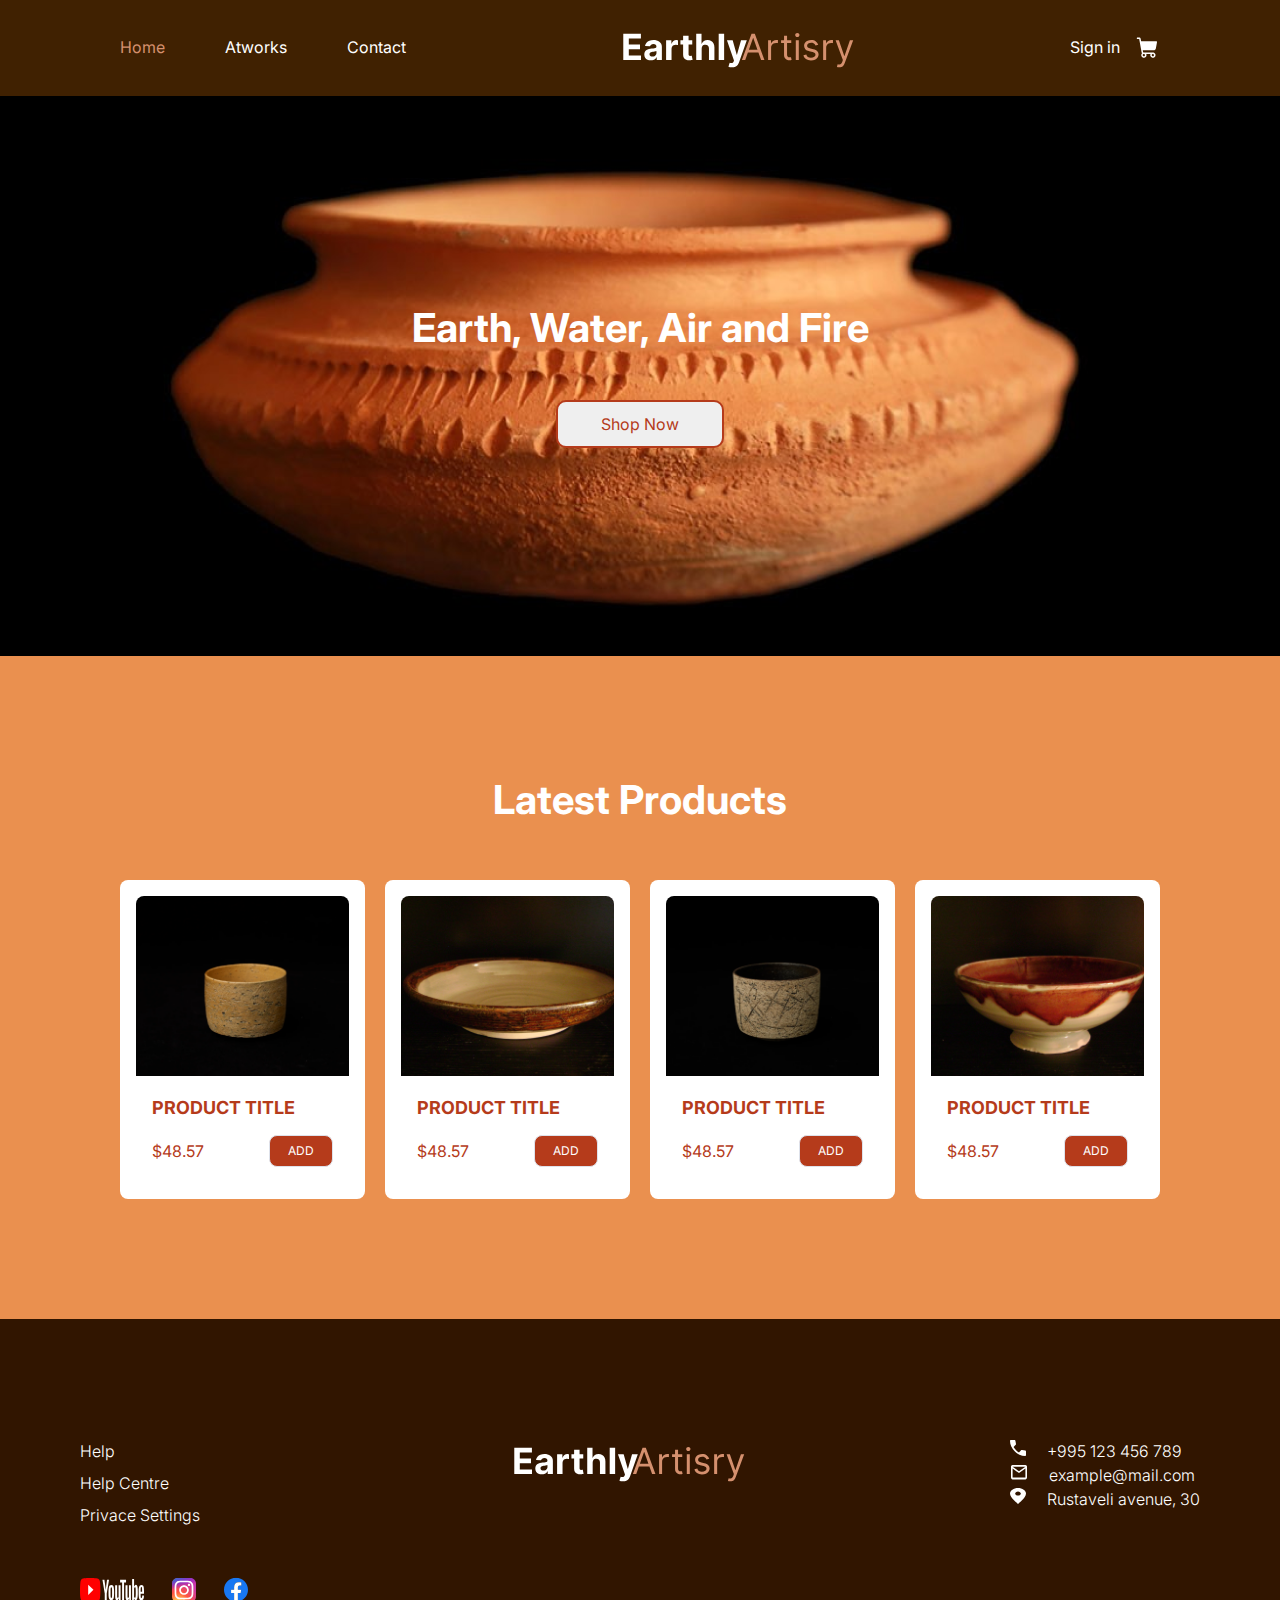
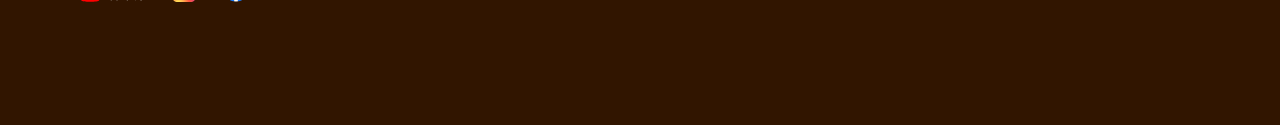
<file: index.html>
<!DOCTYPE html>
<html lang="en">

<head>
    <meta charset="UTF-8">
    <meta name="viewport" content="width=device-width, initial-scale=1.0">
    <link rel="stylesheet" href="./css/reset.css">
    <link rel="stylesheet" href="./css/style.css">
    <link rel="stylesheet" href="./css/laptop.css">
    <link rel="stylesheet" href="./css/tabllet.css">
    <link rel="stylesheet" href="./css/mobile.css">
    <link rel="preconnect" href="https://fonts.googleapis.com">
    <link rel="preconnect" href="https://fonts.gstatic.com" crossorigin>
    <link
        href="https://fonts.googleapis.com/css2?family=Inter:ital,opsz,wght@0,14..32,100..900;1,14..32,100..900&display=swap"
        rel="stylesheet">
    <title>Home</title>
</head>

<body>
    <!-- Conteiner -->
    <div class="conteiner">
        <!-- Header -->
        <header>
            <img src="./imgs/burger.svg" alt="" class="burger">
            <img src="./imgs/x_mark.png" alt="" class="x_mark">
            <nav class="header_nav">
                <ul class="header_ul">
                    <li class="header_li">
                        <a href="./index.html" class="header_a active">Home</a>
                    </li>
                    <li class="header_li">
                        <a href="./atworks.html" class="header_a">Atworks</a>
                    </li>
                    <li class="header_li">
                        <a href="./contact.html" class="header_a">Contact</a>
                    </li>
                </ul>
            </nav>
            <a href="./index.html" class="logo_a">
                <img src="./imgs/logo-header.svg" alt="" class="logo_img">
                <img src="./imgs/miniheaderlogo.svg" alt="" class="mini">
            </a>
            <div class="header_right">
                <a href="" class="signin">Sign in</a>
                <img src="./imgs/back.svg" alt="" class="back">
                <img src="./imgs/cart.svg" alt="" class="addtocart">
            </div>
        </header>

        <!-- Section1 -->
        <section class="home_section_cover">
            <h2 class="home_section_title">
                Earth, Water, Air and Fire
            </h2>
            <button class="home_section_button">
                Shop Now
            </button>
        </section>
        <!-- card Section Home -->
        <section class="section2">
            <h3 class="section2_h3">Latest Products</h3>

            <section class="section2_section">
                <article class="section2_section_article">
                    <img src="./imgs/card1.png" alt="" class="section2_article_images">
                    <section class="section2_section_article_section">
                        <h4 class="section2_section_article_h4">PRODUCT TITLE</h4>
                        <section class="section2_section_article_section_sec">
                            <p class="section2_section_article_p">$48.57</p>
                            <button class="section_article_button">
                                ADD
                            </button>
                        </section>
                    </section>
                </article>
                <article class="section2_section_article">
                    <img src="./imgs/card2.png" alt="" class="section2_article_images">
                    <section class="section2_section_article_section">
                        <h4 class="section2_section_article_h4">PRODUCT TITLE</h4>
                        <section class="section2_section_article_section_sec">
                            <p class="section2_section_article_p">$48.57</p>
                            <button class="section_article_button">
                                ADD
                            </button>
                        </section>
                    </section>
                </article>
                <article class="section2_section_article section2_article3_none">
                    <img src="./imgs/card3.png" alt="" class="section2_article_images">
                    <section class="section2_section_article_section">
                        <h4 class="section2_section_article_h4">PRODUCT TITLE</h4>
                        <section class="section2_section_article_section_sec">
                            <p class="section2_section_article_p">$48.57</p>
                            <button class="section_article_button">
                                ADD
                            </button>
                        </section>
                    </section>
                </article>
                <article class="section2_section_article">
                    <img src="./imgs/card4.png" alt="" class="section2_article_images">
                    <section class="section2_section_article_section">
                        <h4 class="section2_section_article_h4">PRODUCT TITLE</h4>
                        <section class="section2_section_article_section_sec">
                            <p class="section2_section_article_p">$48.57</p>
                            <button class="section_article_button">
                                ADD
                            </button>
                        </section>
                    </section>
                </article>
            </section>
        </section>
        <!-- footer  -->
        <footer class="footer">
            <section>
                <nav>
                    <ul class="footer_nav_ul">
                        <li>
                            <a href="" class="footer_nav_a">Help</a>
                        </li>
                        <li>
                            <a href="" class="footer_nav_a">Help Centre</a>
                        </li>
                        <li>
                            <a href="" class="footer_nav_a">Privace Settings</a>
                        </li>
                        <div class="section_social_media">
                            <a target="_blank" href="https://youtube.com" class="social_media_a">
                                <img src="./imgs/youtube.svg" alt="" class="social_media_img">
                            </a>
                            <a target="_blank" href="https://instagram.com" class="social_media_a">
                                <img src="./imgs/instagram.svg" alt="" class="social_media_img_middle">
                            </a>
                            <a target="_blank" href="https://facebook.com" class="social_media_a">
                                <img src="./imgs/facebook.svg" alt="" class="social_media_img">
                            </a>
                        </div>
                    </ul>
                </nav>
            </section>
            <section>
                <a href="" class="footer_a">
                    <img src="./imgs/logo-header.svg" alt="" class="footer_logo">
                </a>
            </section>
            <section>
                <nav>
                    <ul class="footer_nav_ul_contact">
                        <li>
                            <a href="tel: +995123456789" class="footer_nav_a">
                                <img src="./imgs/call.svg" alt="" class="contactimg">
                                <span class="footer_span">+995 123 456 789</span>
                            </a>
                        </li>
                        <li>
                            <a href="mailto: example@mail.com" class="footer_nav_a">
                                <img src="./imgs/email.svg" alt="" class="contactimg">
                                <span class="footer_span"> example@mail.com </span>
                            </a>
                        </li>
                        <li>
                            <a href="https://maps.app.goo.gl/iGPWMSPWPxaNxQxM6" class="footer_nav_a">
                                <img src="./imgs/adrress.svg" alt="" class="contactimg">
                                <span class="footer_span"> Rustaveli avenue, 30 </span>
                            </a>
                        </li>
                        
                    </ul>
                </nav>
            </section>
        </footer>
    </div>
    <script src="./script.js"></script>
</body>

</html>
</file>
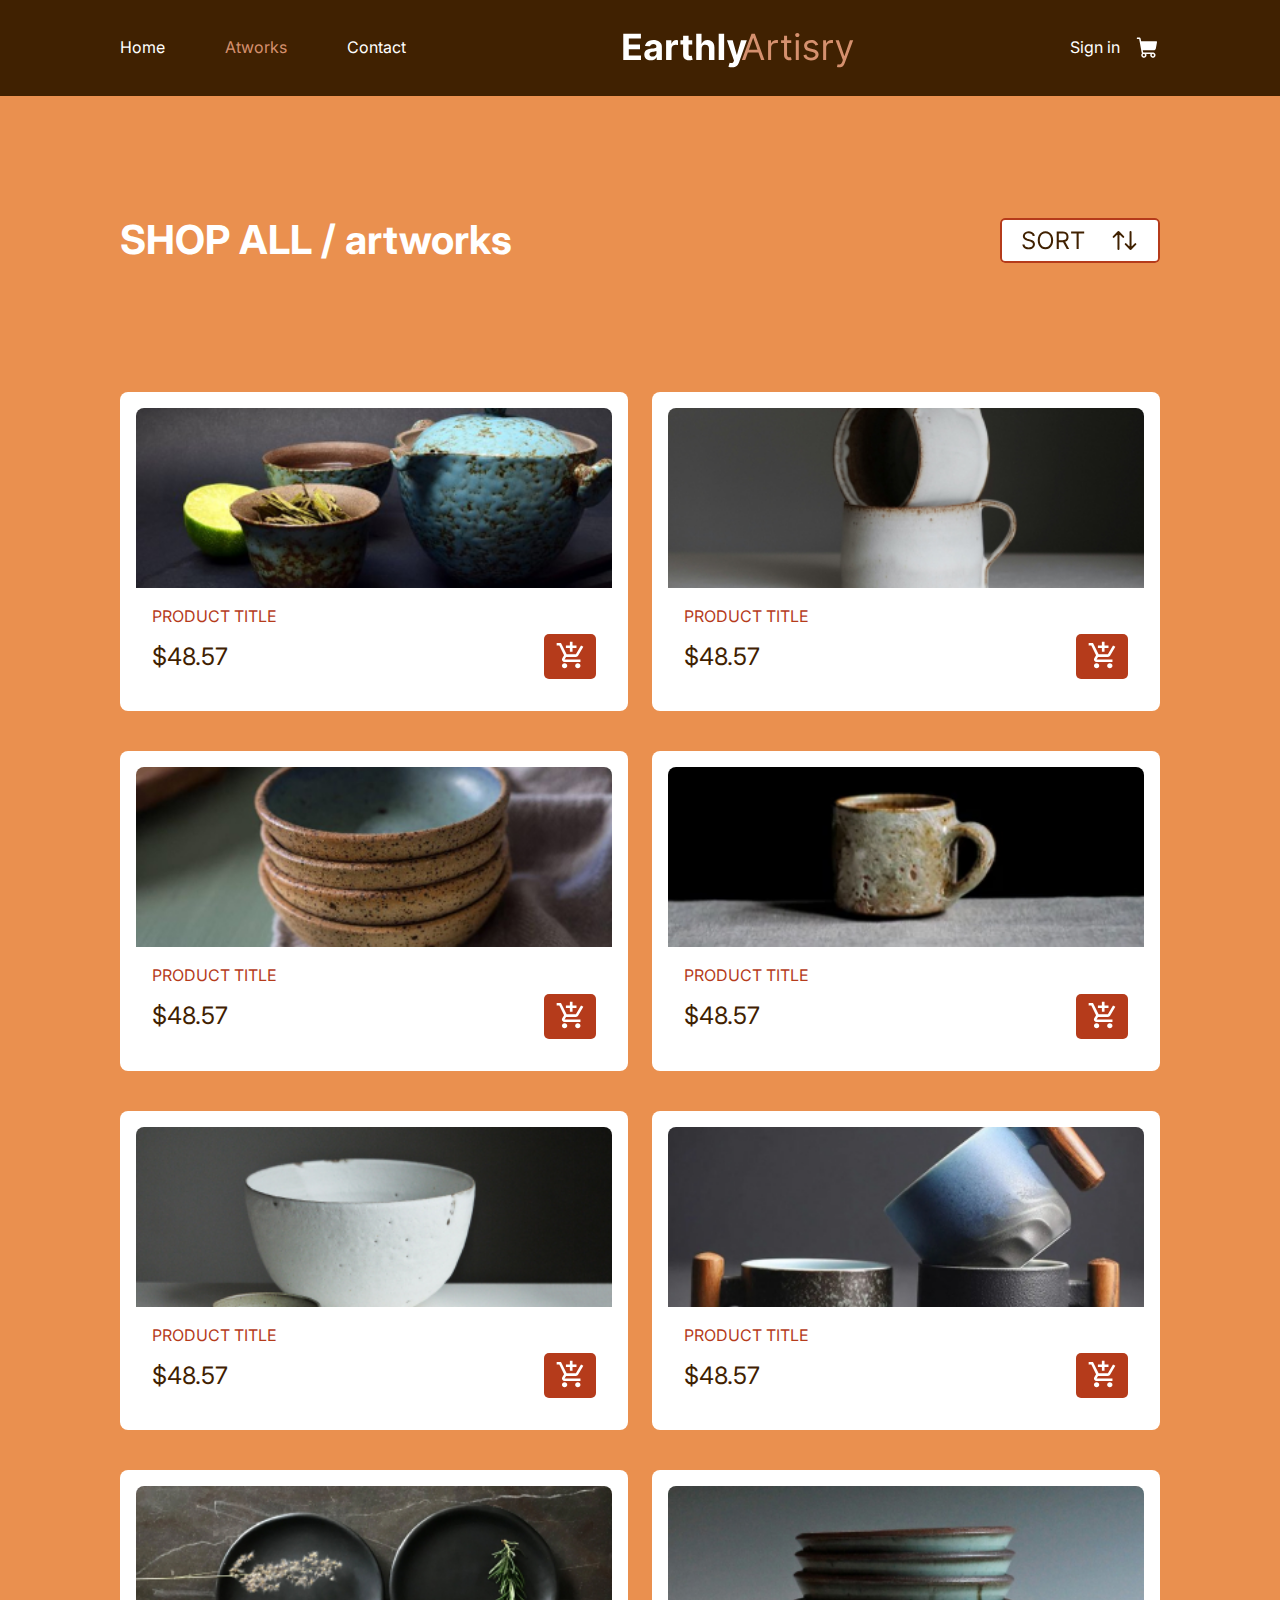
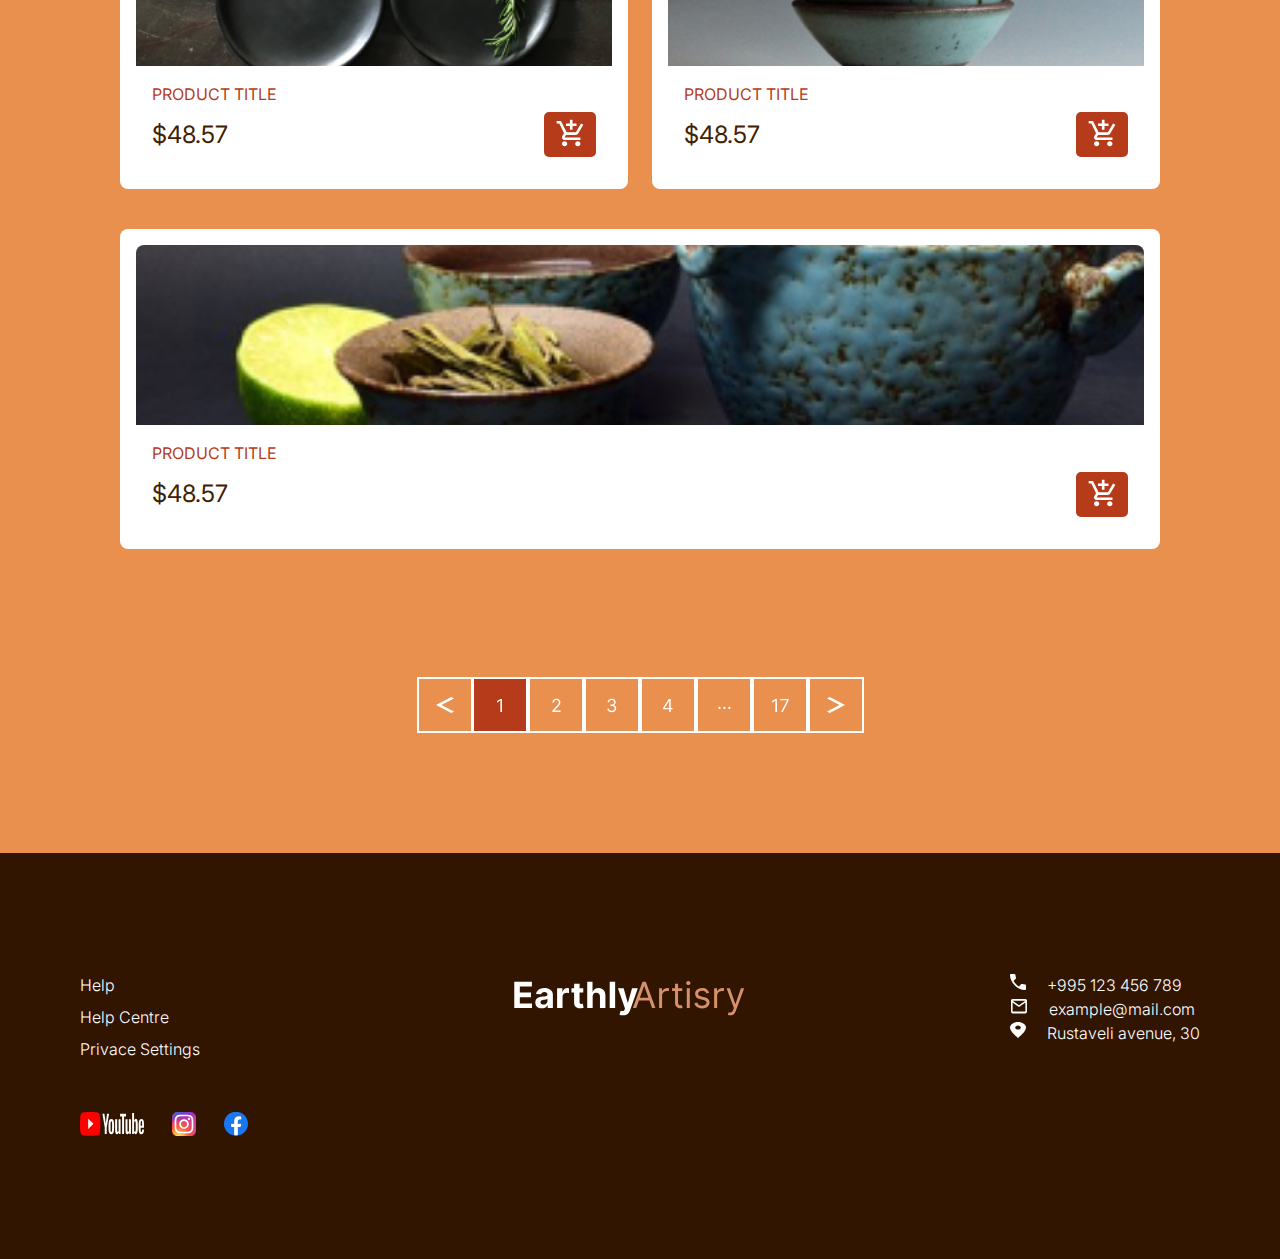
<file: atworks.html>
<!DOCTYPE html>
<html lang="en">

<head>
    <meta charset="UTF-8">
    <meta name="viewport" content="width=device-width, initial-scale=1.0">
    <link rel="stylesheet" href="./css/reset.css">
    <link rel="stylesheet" href="./css/style.css">
    <link rel="stylesheet" href="./css/laptop.css">
    <link rel="stylesheet" href="./css/tabllet.css">
    <link rel="stylesheet" href="./css/mobile.css">
    <link rel="preconnect" href="https://fonts.googleapis.com">
    <link rel="preconnect" href="https://fonts.gstatic.com" crossorigin>
    <link
        href="https://fonts.googleapis.com/css2?family=Inter:ital,opsz,wght@0,14..32,100..900;1,14..32,100..900&display=swap"
        rel="stylesheet">
    <title>Atworks</title>
</head>

<body>
    <!-- Conteiner -->
    <div class="conteiner">
        <!-- Header -->
        <header>
            <img src="./imgs/burger.svg" alt="" class="burger">
            <img src="./imgs/x_mark.png" alt="" class="x_mark">
            <nav class="header_nav">
                <ul class="header_ul">
                    <li class="header_li">
                        <a href="./index.html" class="header_a">Home</a>
                    </li>
                    <li class="header_li">
                        <a href="./atworks.html" class="header_a active">Atworks</a>
                    </li>
                    <li class="header_li">
                        <a href="./contact.html" class="header_a">Contact</a>
                    </li>
                </ul>
            </nav>
            <a href="./index.html" class="logo_a">
                <img src="./imgs/logo-header.svg" alt="" class="logo_img">
                <img src="./imgs/miniheaderlogo.svg" alt="" class="mini">
            </a>
            <div class="header_right">
                <a href="" class="signin">Sign in</a>
                <img src="./imgs/back.svg" alt="" class="back">
                <img src="./imgs/cart.svg" alt="" class="addtocart">
            </div>
        </header>

        
        <!-- atworks Section page -->
        <section class="atworks_section2">
            <section class="atworks_top_section">
                <h3 class="atworks_section2_h3">SHOP ALL / artworks</h3>
                <img src="./imgs/sort.svg" alt="" class="atworks_top_right">
                <img class="frame" src="./imgs/Frame 86.svg" alt="">
            </section>

            <section class="atworks_section2_section">
                <article class="atworks_section2_section_article article1">
                    <img src="./imgs/atworks1.jpg" alt="" class="section2_article_images">
                    <section class="atworks_section2_section_article_section">
                        <h4 class="atworks_section2_section_article_h4">PRODUCT TITLE</h4>
                        <section class="atworks_section2_section_article_section_sec">
                            <p class="atworks_section2_section_article_p">$48.57</p>
                            <button class="atworks_section_article_button">
                                <img src="./imgs/sectioncart.svg" alt="" class="addtocartimg">
                            </button>
                        </section>
                    </section>
                </article>
                <article class="atworks_section2_section_article article2">
                    <img src="./imgs/atworks2.jpg" alt="" class="section2_article_images">
                    <section class="atworks_section2_section_article_section">
                        <h4 class="atworks_section2_section_article_h4">PRODUCT TITLE</h4>
                        <section class="atworks_section2_section_article_section_sec">
                            <p class="atworks_section2_section_article_p">$48.57</p>
                            <button class="atworks_section_article_button">
                                <img src="./imgs/sectioncart.svg" alt="" class="addtocartimg">
                            </button>
                        </section>
                    </section>
                </article>
                <article class="atworks_section2_section_article article3">
                    <img src="./imgs/atworks3.jpg" alt="" class="section2_article_images">
                    <section class="atworks_section2_section_article_section">
                        <h4 class="atworks_section2_section_article_h4">PRODUCT TITLE</h4>
                        <section class="atworks_section2_section_article_section_sec">
                            <p class="atworks_section2_section_article_p">$48.57</p>
                            <button class="atworks_section_article_button">
                                <img src="./imgs/sectioncart.svg" alt="" class="addtocartimg">
                            </button>
                        </section>
                    </section>
                </article>
                <article class="atworks_section2_section_article article4">
                    <img src="./imgs/atworks4.jpg" alt="" class="section2_article_images">
                    <section class="atworks_section2_section_article_section">
                        <h4 class="atworks_section2_section_article_h4">PRODUCT TITLE</h4>
                        <section class="atworks_section2_section_article_section_sec">
                            <p class="atworks_section2_section_article_p">$48.57</p>
                            <button class="atworks_section_article_button">
                                <img src="./imgs/sectioncart.svg" alt="" class="addtocartimg">
                            </button>
                        </section>
                    </section>
                </article>
                <article class="atworks_section2_section_article article5">
                    <img src="./imgs/atworks5.jpg" alt="" class="section2_article_images">
                    <section class="atworks_section2_section_article_section">
                        <h4 class="atworks_section2_section_article_h4">PRODUCT TITLE</h4>
                        <section class="atworks_section2_section_article_section_sec">
                            <p class="atworks_section2_section_article_p">$48.57</p>
                            <button class="atworks_section_article_button">
                                <img src="./imgs/sectioncart.svg" alt="" class="addtocartimg">
                            </button>
                        </section>
                    </section>
                </article>
                <article class="atworks_section2_section_article article6">
                    <img src="./imgs/atworks6.jpg" alt="" class="section2_article_images">
                    <section class="atworks_section2_section_article_section">
                        <h4 class="atworks_section2_section_article_h4">PRODUCT TITLE</h4>
                        <section class="atworks_section2_section_article_section_sec">
                            <p class="atworks_section2_section_article_p">$48.57</p>
                            <button class="atworks_section_article_button">
                                <img src="./imgs/sectioncart.svg" alt="" class="addtocartimg">
                            </button>
                        </section>
                    </section>
                </article>
                <article class="atworks_section2_section_article article7">
                    <img src="./imgs/atworks7.jpg" alt="" class="section2_article_images">
                    <section class="atworks_section2_section_article_section">
                        <h4 class="atworks_section2_section_article_h4">PRODUCT TITLE</h4>
                        <section class="atworks_section2_section_article_section_sec">
                            <p class="atworks_section2_section_article_p">$48.57</p>
                            <button class="atworks_section_article_button">
                                <img src="./imgs/sectioncart.svg" alt="" class="addtocartimg">
                            </button>
                        </section>
                    </section>
                </article>
                <article class="atworks_section2_section_article article8">
                    <img src="./imgs/atworks8.jpg" alt="" class="section2_article_images">
                    <section class="atworks_section2_section_article_section">
                        <h4 class="atworks_section2_section_article_h4">PRODUCT TITLE</h4>
                        <section class="atworks_section2_section_article_section_sec">
                            <p class="atworks_section2_section_article_p">$48.57</p>
                            <button class="atworks_section_article_button">
                                <img src="./imgs/sectioncart.svg" alt="" class="addtocartimg">
                            </button>
                        </section>
                    </section>
                </article>
                <article class="atworks_section2_section_article article9">
                    <img src="./imgs/atworks9.jpg" alt="" class="section2_article_images">
                    <section class="atworks_section2_section_article_section">
                        <h4 class="atworks_section2_section_article_h4">PRODUCT TITLE</h4>
                        <section class="atworks_section2_section_article_section_sec">
                            <p class="atworks_section2_section_article_p">$48.57</p>
                            <button class="atworks_section_article_button">
                                <img src="./imgs/sectioncart.svg" alt="" class="addtocartimg">
                            </button>
                        </section>
                    </section>
                </article>  
            </section>
            <section class="atworks_bottom_pages">
            <img src="./imgs/page-button.svg" alt="" class="page_button">
            </section>
        </section>
        <!-- footer  -->
        <footer class="footer">
            <section>
                <nav>
                    <ul class="footer_nav_ul">
                        <li>
                            <a href="" class="footer_nav_a">Help</a>
                        </li>
                        <li>
                            <a href="" class="footer_nav_a">Help Centre</a>
                        </li>
                        <li>
                            <a href="" class="footer_nav_a">Privace Settings</a>
                        </li>
                        <div class="section_social_media">
                            <a target="_blank" href="https://youtube.com" class="social_media_a">
                                <img src="./imgs/youtube.svg" alt="" class="social_media_img">
                            </a>
                            <a target="_blank" href="https://instagram.com" class="social_media_a">
                                <img src="./imgs/instagram.svg" alt="" class="social_media_img_middle">
                            </a>
                            <a target="_blank" href="https://facebook.com" class="social_media_a">
                                <img src="./imgs/facebook.svg" alt="" class="social_media_img">
                            </a>
                        </div>
                    </ul>
                </nav>
            </section>
            <section>
                <a href="" class="footer_a">
                    <img src="./imgs/logo-header.svg" alt="" class="footer_logo">
                </a>
            </section>
            <section>
                <nav>
                    <ul class="footer_nav_ul_contact">
                        <li>
                            <a href="tel: +995123456789" class="footer_nav_a">
                                <img src="./imgs/call.svg" alt="" class="contactimg">
                                <span class="footer_span">+995 123 456 789</span>
                            </a>
                        </li>
                        <li>
                            <a href="mailto: example@mail.com" class="footer_nav_a">
                                <img src="./imgs/email.svg" alt="" class="contactimg">
                                <span class="footer_span"> example@mail.com </span>
                            </a>
                        </li>
                        <li>
                            <a href="https://maps.app.goo.gl/iGPWMSPWPxaNxQxM6" class="footer_nav_a">
                                <img src="./imgs/adrress.svg" alt="" class="contactimg">
                                <span class="footer_span"> Rustaveli avenue, 30 </span>
                            </a>
                        </li>
                        
                    </ul>
                </nav>
            </section>
        </footer>
    </div>
    <script src="./script.js"></script>
</body>

</html>
</file>
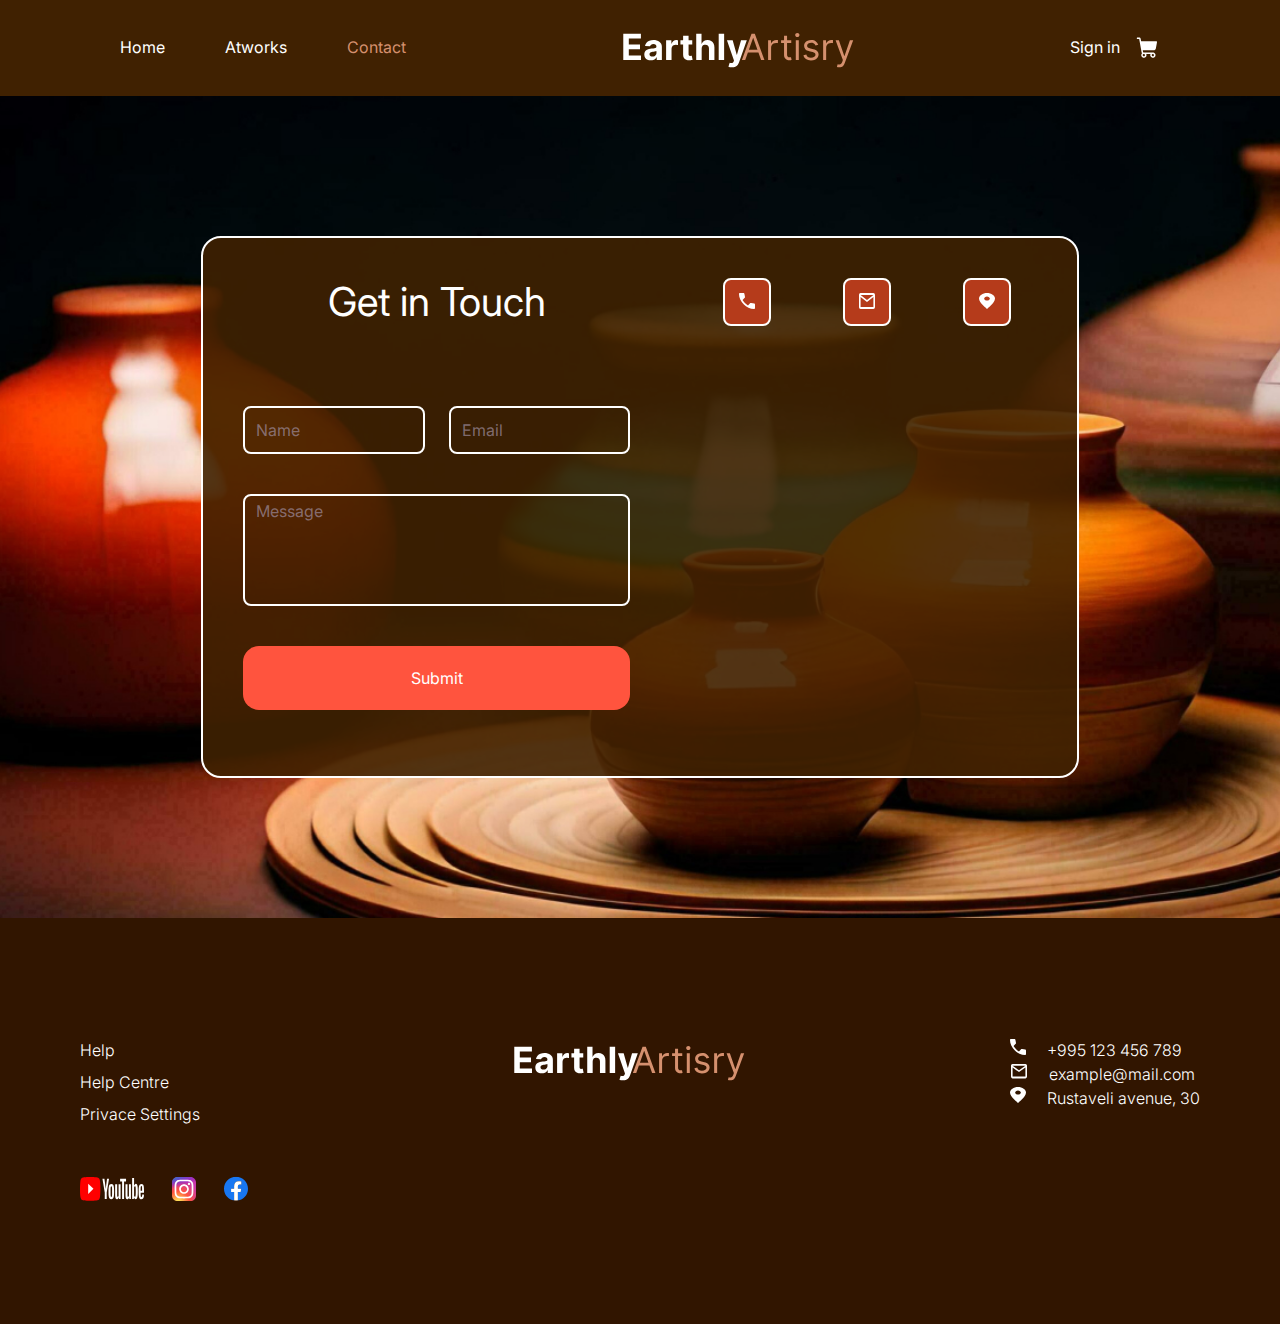
<file: contact.html>
<!DOCTYPE html>
<html lang="en">

<head>
    <meta charset="UTF-8">
    <meta name="viewport" content="width=device-width, initial-scale=1.0">
    <link rel="stylesheet" href="./css/reset.css">
    <link rel="stylesheet" href="./css/style.css">
    <link rel="stylesheet" href="./css/laptop.css">
    <link rel="stylesheet" href="./css/tabllet.css">
    <link rel="stylesheet" href="./css/mobile.css">
    <link rel="preconnect" href="https://fonts.googleapis.com">
    <link rel="preconnect" href="https://fonts.gstatic.com" crossorigin>
    <link
        href="https://fonts.googleapis.com/css2?family=Inter:ital,opsz,wght@0,14..32,100..900;1,14..32,100..900&display=swap"
        rel="stylesheet">
    <title>Contact</title>
</head>

<body>
    <!-- Conteiner -->
    <div class="conteiner">
        <!-- Header -->
        <header>
            <img src="./imgs/burger.svg" alt="" class="burger">
            <img src="./imgs/x_mark.png" alt="" class="x_mark">
            <nav class="header_nav">
                <ul class="header_ul">
                    <li class="header_li">
                        <a href="./index.html" class="header_a">Home</a>
                    </li>
                    <li class="header_li">
                        <a href="./atworks.html" class="header_a ">Atworks</a>
                    </li>
                    <li class="header_li">
                        <a href="./contact.html" class="header_a active">Contact</a>
                    </li>
                </ul>
            </nav>
            <a href="./index.html" class="logo_a">
                <img src="./imgs/logo-header.svg" alt="" class="logo_img">
                <img src="./imgs/miniheaderlogo.svg" alt="" class="mini">
            </a>
            <div class="header_right">
                <a href="" class="signin">Sign in</a>
                <img src="./imgs/back.svg" alt="" class="back">
                <img src="./imgs/cart.svg" alt="" class="addtocart">
            </div>
        </header>

            <div class="contact">
        
        <section class="mainSection">
            
            <section class="formSection">
                <h2 class="formTitle">Get  in Touch</h2>
                <form name="contactForm">
                    <section class="inputsContainer">
                        <input type="text" name="Name" placeholder="Name">
                        <input type="email" name="Email" placeholder="Email">
                    </section>
                    <section class="textareaSection">
                        <textarea name="Message" id="message" placeholder="Message"></textarea>
                    </section>
                    <button type="submit" class="sendButton">Submit</button>
                </form>
            </section>
            
            <section class="mapSection">
                <section class="mapSectionContainer">
                    <a href="tel: +995 32 222 222" class="contactLink">
                        <button class="contactButton">
                            
                             <img src="./imgs/contactpage_call.svg" alt="" class="contactpagebutton">
                        </button>
                    </a>
                    <a href="mailto:example@mail.com" class="contactLink">
                        <button class="contactButton">
                            <img src="./imgs/contactpage_mail.svg" alt="" class="contactpagebutton">
                        </button>
                    </a>
                    <a href="https://maps.app.goo.gl/VzAx8jchN4PKqpTm7" target="_blank" class="contactLink">
                        <button class="contactButton">
                            <img src="./imgs/contactpage_map.svg" alt="" class="contactpagebutton">
                        </button>
                    </a>
                </section>
                <iframe
                    src="https://www.google.com/maps/embed?pb=!1m18!1m12!1m3!1d2225.0906205446595!2d44.79656759346689!3d41.699336796088616!2m3!1f0!2f0!3f0!3m2!1i1024!2i768!4f13.1!3m3!1m2!1s0x40440cdd6f5381cb%3A0x86bcad58f3700906!2s24%20Shota%20Rustaveli%20Ave%2C%20T&#39;bilisi!5e0!3m2!1sen!2sge!4v1731659540074!5m2!1sen!2sge"
                    style="border:0;" allowfullscreen="" loading="lazy"
                    referrerpolicy="no-referrer-when-downgrade"></iframe>
            </section>
        </section>
    </div>
        
        <!-- footer  -->
        <footer class="footer">
            <section>
                <nav>
                    <ul class="footer_nav_ul">
                        <li>
                            <a href="" class="footer_nav_a">Help</a>
                        </li>
                        <li>
                            <a href="" class="footer_nav_a">Help Centre</a>
                        </li>
                        <li>
                            <a href="" class="footer_nav_a">Privace Settings</a>
                        </li>
                        <div class="section_social_media">
                            <a target="_blank" href="https://youtube.com" class="social_media_a">
                                <img src="./imgs/youtube.svg" alt="" class="social_media_img">
                            </a>
                            <a target="_blank" href="https://instagram.com" class="social_media_a">
                                <img src="./imgs/instagram.svg" alt="" class="social_media_img_middle">
                            </a>
                            <a target="_blank" href="https://facebook.com" class="social_media_a">
                                <img src="./imgs/facebook.svg" alt="" class="social_media_img">
                            </a>
                        </div>
                    </ul>
                </nav>
            </section>
            <section>
                <a href="" class="footer_a">
                    <img src="./imgs/logo-header.svg" alt="" class="footer_logo">
                </a>
            </section>
            <section>
                <nav>
                    <ul class="footer_nav_ul_contact">
                        <li class="footer_li">
                            <a href="tel: +995123456789" class="footer_nav_a">
                                <img src="./imgs/call.svg" alt="" class="contactimg">
                                <span class="footer_span">+995 123 456 789</span>
                            </a>
                        </li>
                        <li class="footer_li">
                            <a href="mailto: example@mail.com" class="footer_nav_a">
                                <img src="./imgs/email.svg" alt="" class="contactimg">
                                <span class="footer_span"> example@mail.com </span>
                            </a>
                        </li>
                        <li class="footer_li">
                            <a href="https://maps.app.goo.gl/iGPWMSPWPxaNxQxM6" class="footer_nav_a">
                                <img src="./imgs/adrress.svg" alt="" class="contactimg">
                                <span class="footer_span"> Rustaveli avenue, 30 </span>
                            </a>
                        </li>
                        
                    </ul>
                </nav>
            </section>
        </footer>
    </div>
    <script src="./script.js"></script>
</body>

</html>
</file>
<file: css/style.css>
/* Conteier */
.conteiner {
    width: min(100%, 1440px);
    margin: auto;
    padding-top: 96px;
}

/* Header */
header {
    background-color: #402101;
    display: flex;
    justify-content: space-between;
    align-items: center;
    height: 96px;
    padding-inline: 120px;
    position: fixed;
    max-width: inherit;
    width: inherit;
    top: 0;
    left: 50%;
    transform: translateX(-50%);
    z-index: 99;
}

.header_ul {
    display: flex;
    column-gap: 60px;
}

.header_a {
    font-family: "Inter", sans-serif;
    font-size: 16px;
    font-weight: 400;
    line-height: 19.36px;
    color: #FFFFFF;
}

.active {
    color: #D5906E;
}

.burger,
.x_mark,
.back,
.mini {
    display: none;
}


.header_right {
    display: flex;
    column-gap: 16px;
    align-items: center;
}

.signin {
    font-family: "Inter", sans-serif;
    font-size: 16px;
    font-weight: 400;
    line-height: 19.36px;
    color: #FFFFFF;
}

/* section1 */
.home_section_cover {
    height: 560px;
    background-image: url("../imgs/cover1.png");
    background-repeat: no-repeat;
    background-position: center;
    background-size: cover;
    display: flex;
    align-items: center;
    flex-direction: column;
    justify-content: center;
    row-gap: 48px;
}

.home_section_title {
    font-family: "Inter", sans-serif;
    font-size: 40px;
    font-weight: 700;
    line-height: 48px;
    color: #FFFFFF;
}

.home_section_button {
    width: 168px;
    height: 48px;
    border-radius: 10px;
    border: 2px solid #B53B1B;
    font-family: "Inter", sans-serif;
    font-size: 16px;
    font-weight: 400;
    line-height: 24px;
    color: #B53B1B;
}

/* card Section Home */

.section2 {
    display: flex;
    flex-direction: column;
    row-gap: 56px;
    padding: 120px;
    background-color: #EA904F;
}

.section2_h3 {
    font-family: "Inter", sans-serif;
    font-size: 40px;
    font-weight: 700;
    line-height: 48px;
    text-align: center;
    color: #FFFFFF;
}

.section2_section {
    display: flex;
    column-gap: 20px;
}

.section2_section_article {
    padding: 16px;
    background-color: #FFFFFF;
    flex: 1 1 282px;
    cursor: pointer;
    transition: all 0.5s linear;
    border-radius: 8px;

}

.section2_section_article:hover {
    transform: scale(1.03);
    border-radius: 8px;
    box-shadow: 0px 0px 0px 8px white;
}

.section2_article_images {
    width: 100%;
    height: 180px;
    border-top-left-radius: 8px;
    border-top-right-radius: 8px;
    object-fit: cover;
    object-position: center;
    transition: all 0.5s linear;
}

.section2_section_article:hover .section2_article_images {
    border-radius: 8px 8px 0 0;
}

.section2_section_article_section {
    margin: 16px 16px
}

.section2_section_article_h4 {
    font-family: "Inter", sans-serif;
    font-size: 18px;
    font-weight: 700;
    line-height: 26px;
    color: #B53B1B;
    margin-bottom: 14px;

}

.section2_section_article_section_sec {
    display: flex;
    justify-content: space-between;
    align-items: center;
}

.section2_section_article_p {
    font-family: 'Inter', sans-serif;
    font-size: 16px;
    font-weight: 400;
    line-height: 19px;

    color: #B53B1B;

}

.section_article_button {
    display: flex;
    align-items: center;
    justify-content: center;
    cursor: pointer;
    width: 64px;
    height: 32px;
    background-color: #B53B1B;
    border-radius: 8px;
    border: 1px solid #DEE2EB;
    font-family: "Inter", sans-serif;
    font-size: 12px;
    font-weight: 400;
    line-height: 20px;
    color: #FFFFFF;
}

/* footer  */
.footer {
    display: flex;
    justify-content: space-between;
    padding: 120px 80px;
    column-gap: 80px;
    background-color: #311500;
}

.footer_nav_ul {
    display: flex;
    flex-direction: column;
    row-gap: 8px;
    align-items: left;
}

.footer_nav_a {
    font-family: 'Inter', sans-serif;
    font-size: 16px;
    font-weight: 300;
    line-height: 24px;
    text-align: left;

    color: #FFFFFF;

}

.footer_nav_a:hover {
    color: gray;
}

.footer_a_contact {
    font-family: "Inter", sans-serif;
    font-size: 16px;
    font-weight: 300;
    line-height: 24px;
    text-align: left;
    color: #FFFFFF;
}

.contactimg {
    padding-right: 16px;
}

.section_social_media {
    padding-top: 42px;
}

.social_media_img_middle {
    margin-inline: 24px;
}

/* Atworks Page Card Section */

.atworks_section2 {
    display: flex;
    flex-direction: column;
    row-gap: 56px;
    padding: 120px;
    background-color: #EA904F;
}

.atworks_top_section {
    display: flex;
    justify-content: space-between;
    align-items: center;
}

.atworks_section2_h3 {
    font-family: Inter;
    font-size: 40px;
    font-weight: 700;
    line-height: 48px;
    color: #FFFFFF;
}

.atworks_top_right {
    width: 160px;
    height: 45px;
    border-radius: 5px;
    border: 2px;

}

.frame {
    display: none;
}

.atworks_section2_section {
    display: flex;
    flex-wrap: wrap;
    column-gap: 24px;
    row-gap: 40px;
    padding-top: 72px;
    padding-bottom: 72px;
}

.atworks_section2_section_article {
    padding: 16px;
    background-color: #FFFFFF;
    flex: 1 1 384px;
    cursor: pointer;
    transition: all 0.5s linear;
    border-radius: 8px;

}

.atworks_section2_section_article:hover {
    transform: scale(1.03);
    border-radius: 8px;
    box-shadow: 0px 0px 0px 8px white;
}

.atworks_section2_article_images {
    width: 100%;
    border-top-left-radius: 8px;
    border-top-right-radius: 8px;
    object-fit: cover;
    object-position: center;
    transition: all 0.5s linear;
}

.atworks_section2_section_article:hover .atworks_section2_article_images {
    border-radius: 8px 8px 0 0;
}

.atworks_section2_section_article_section {
    margin: 16px 16px
}

.atworks_section2_section_article_h4 {
    font-family: "Inter", sans-serif;
    font-size: 16px;
    font-weight: 400;
    line-height: 19.36px;
    color: #B53B1B;

}

.atworks_section2_section_article_section_sec {
    display: flex;
    justify-content: space-between;
    align-items: center;
    padding-top: 8px;
}

.atworks_section2_section_article_p {
    font-family: 'Inter', sans-serif;
    font-size: 24px;
    font-weight: 400;
    line-height: 32px;


    color: #402101;

}

.atworks_section_article_button {
    cursor: pointer;
    background-color: #B53B1B;
    color: #FFFFFF;
    border-radius: 5px;
    border: none;
}

.addtocartimg {
    width: 40x;
    height: 40px;
}

.atworks_bottom_pages {
    display: flex;
    align-items: center;
    justify-content: center;
}

.page_button {
    width: 447px;
    height: 56px;

}

/* Contact Page */


.contact {
    background-image: url("../imgs/contactcover.jpg");
    background-repeat: no-repeat;
    background-position: center;
    background-size: cover;
    padding: 140px 201px;
}


.mainSection {
    padding: 40px;
    background-color: #402101E5;
    border-radius: 20px;
    border: 2px solid #FFFFFF;
    display: flex;
    column-gap: 66px;
}


.formSection {
    width: 520px;
    display: flex;
    flex-direction: column;
    align-items: center;
    row-gap: 80px;
}

.formTitle {
    font-family: "Inter", sans-serif;
    font-size: 40px;
    font-weight: 400;
    line-height: 48px;
    color: #FFFFFF;

}

form {
    width: 100%;
    display: flex;
    flex-direction: column;
    row-gap: 40px;
}

.inputsContainer {
    display: flex;
    column-gap: 24px;
}

input {
    width: 100%;
    height: 48px;
    background: transparent;
    border-radius: 8px;
    border: 2px solid #FFFFFF;
    padding-left: 11px;
    font-family: "Inter", sans-serif;
    font-size: 16px;
    font-weight: 400;
    line-height: 26px;
    color: #FFFFFF;
}

::placeholder {
    font-family: "Inter", sans-serif;
    font-size: 16px;
    font-weight: 400;
    line-height: 26px;
    color: #9E8D9EB5;
}


.textareaSection {
    display: flex;
    flex-direction: column;
    row-gap: 8px;
}

label {
    font-family: "Inter", sans-serif;
    font-size: 16px;
    font-weight: 400;
    line-height: 26px;
    color: #FFFFFF;
}

textarea {
    width: 100%;
    height: 112px;
    background: transparent;
    border-radius: 8px;
    border: 2px solid #FFFFFF;
    padding-left: 11px;
    resize: none;
    font-family: "Inter", sans-serif;
    font-size: 16px;
    font-weight: 400;
    line-height: 26px;
    color: #FFFFFF;
}

.sendButton {
    width: 100%;
    height: 64px;
    border-radius: 16px;
    border: none;
    background-color: #FF543E;
    cursor: pointer;
    font-family: "Inter", sans-serif;
    font-size: 16px;
    font-weight: 400;
    line-height: 19px;
    color: #FFFFFF;
}


.mapSection {
    width: 458px;
    display: flex;
    flex-direction: column;
    row-gap: 72px;
}

.mapSectionContainer {
    display: flex;
    justify-content: center;
    column-gap: 72px;
}

.contactButton {
    width: 48px;
    height: 48px;
    border-radius: 8px;
    border: 2px solid #FFFFFF;
    background-color: #B53B1B;
    cursor: pointer;
}


button:active {
    background-color: blue;
}

i {
    font-size: 24px;
    color: #FFFFFF;
}

iframe {
    width: 100%;
    height: 338px;
    border-radius: 10px;
}
</file>
<file: css/laptop.css>
@media (max-width: 1181px){
    /* Header */
    header{
        padding-inline: 32px;
    }
    .logo_img{
        display: none;
    }
    
    .mini{
        display: block;
    }
    /* Section article */
    .section2{
        padding:120px 0px 120px 32px ;
    }
    .section2_section{
        overflow-x: scroll;
    }
    .section2_section_article {
        flex: 1 0 282px;
    }
    /* footer */
    .footer{
        padding: 80px 32px;
    }

    /* Atworks Section */
    .atworks_section2{
        padding-inline: 32px;
    }
    .article7,
    .article8,
    .article9{
    display: none;
    }
    /* contact */
    .contact {
        padding-inline: 24px;
    }
}
</file>
<file: css/tabllet.css>
@media(max-width: 745px) {

    /* Header */
    header {
        padding-inline: 24px;
    }

    .burger {
        display: block;
    }

    .back {
        display: block;
    }

    .header_nav {
        width: 240px;
        height: 260px;
        position: fixed;
        top: 96px;
        background-color: #B53B1B;
        left: -100%;
        padding-top: 34px;
        padding-left: 34px;
        transition: 0.3s linear;
    }

    .header_ul {
        flex-direction: column;
        row-gap: 24px;
    }

    .signin {
        display: none;
    }

    .header_right {
        column-gap: 8px;
    }

    /* Section1 */
    .home_section_title {
        font-size: 32px;
        line-height: 40px;
    }

    .home_section_cover {
        row-gap: 32px;

    }

    /* Section 2 */
    .section2 {
        padding: 64px 0px 64px 24px;
    }

    /* footer */
    .footer {
        flex-direction: column;
        align-items: center;
        text-align: center;
        row-gap: 32px;
    }
    .footer_nav_ul_contact{
        display: flex;
    }
    .footer_span{
    display: none;
        
    }

    /* Atworks */
    .atworks_section2 {
        padding-top: 64px;
        padding-left: 24px;
    }

    .atworks_section2_h3 {
        font-size: 16px;
        font-weight: 700;
        line-height: 24px;
    }

    .atworks_top_right{
        display: none;
    }
    .frame{
        display: block;
    }
    
    .atworks_section2_section{
        padding-top: 48px;
    }
    .article6,
    .article5 {
        display: none;
    }

    .page_button {
        width: 391px;
        height: 56px;
    }

    /* Contact */
    .contact {
        padding: 32px 24px;
    }

    .mainSection {
        padding-inline: 16px;
        flex-direction: column;
        row-gap: 64px;
    }

    .formSection,
    .mapSection {
        width: 100%;
    }
}
</file>
<file: css/mobile.css>
/* 480-320 */
@media (max-width: 481px) {

    /* header */
header{
    padding-inline: 20px ;
}
/* Section1 */
.home_section_title{
    font-size: 24px;
    line-height: 32px;
}
.home_section_cover{
    height: 304px;
}
/* Atworks */
.atworks_section2{
    padding-top: 48px;
}
.page_button{
    width: 240px;
    height: 40px;
}
.atworks_section2_section{
    padding-top: 32px;
}
/* contact */
.contact {
    padding: 16px 8px;
}

.mainSection {
    padding-inline: 8px;
    row-gap: 48px;
}

.formSection,
.mapSection,
form {
    row-gap: 24px;
}

.formTitle {
    font-size: 24px;
    line-height: 32px;
}
}






@media (max-width: 321px) {

    /* header */
header{
    padding-inline: 8px ;
}
/* Section1 */
.home_section_title{
    font-size: 24px;
    line-height: 32px;
}
.home_section_cover{
    height: 304px;
}
/* Section 2 */
.section2{
    padding: 48px 0px 48px 8px;
}
.section2_section_article_h4{
font-size: 24px;
font-weight: 700;
line-height: 32px;
text-align: center;

}
/* Atworks */


}
</file>
